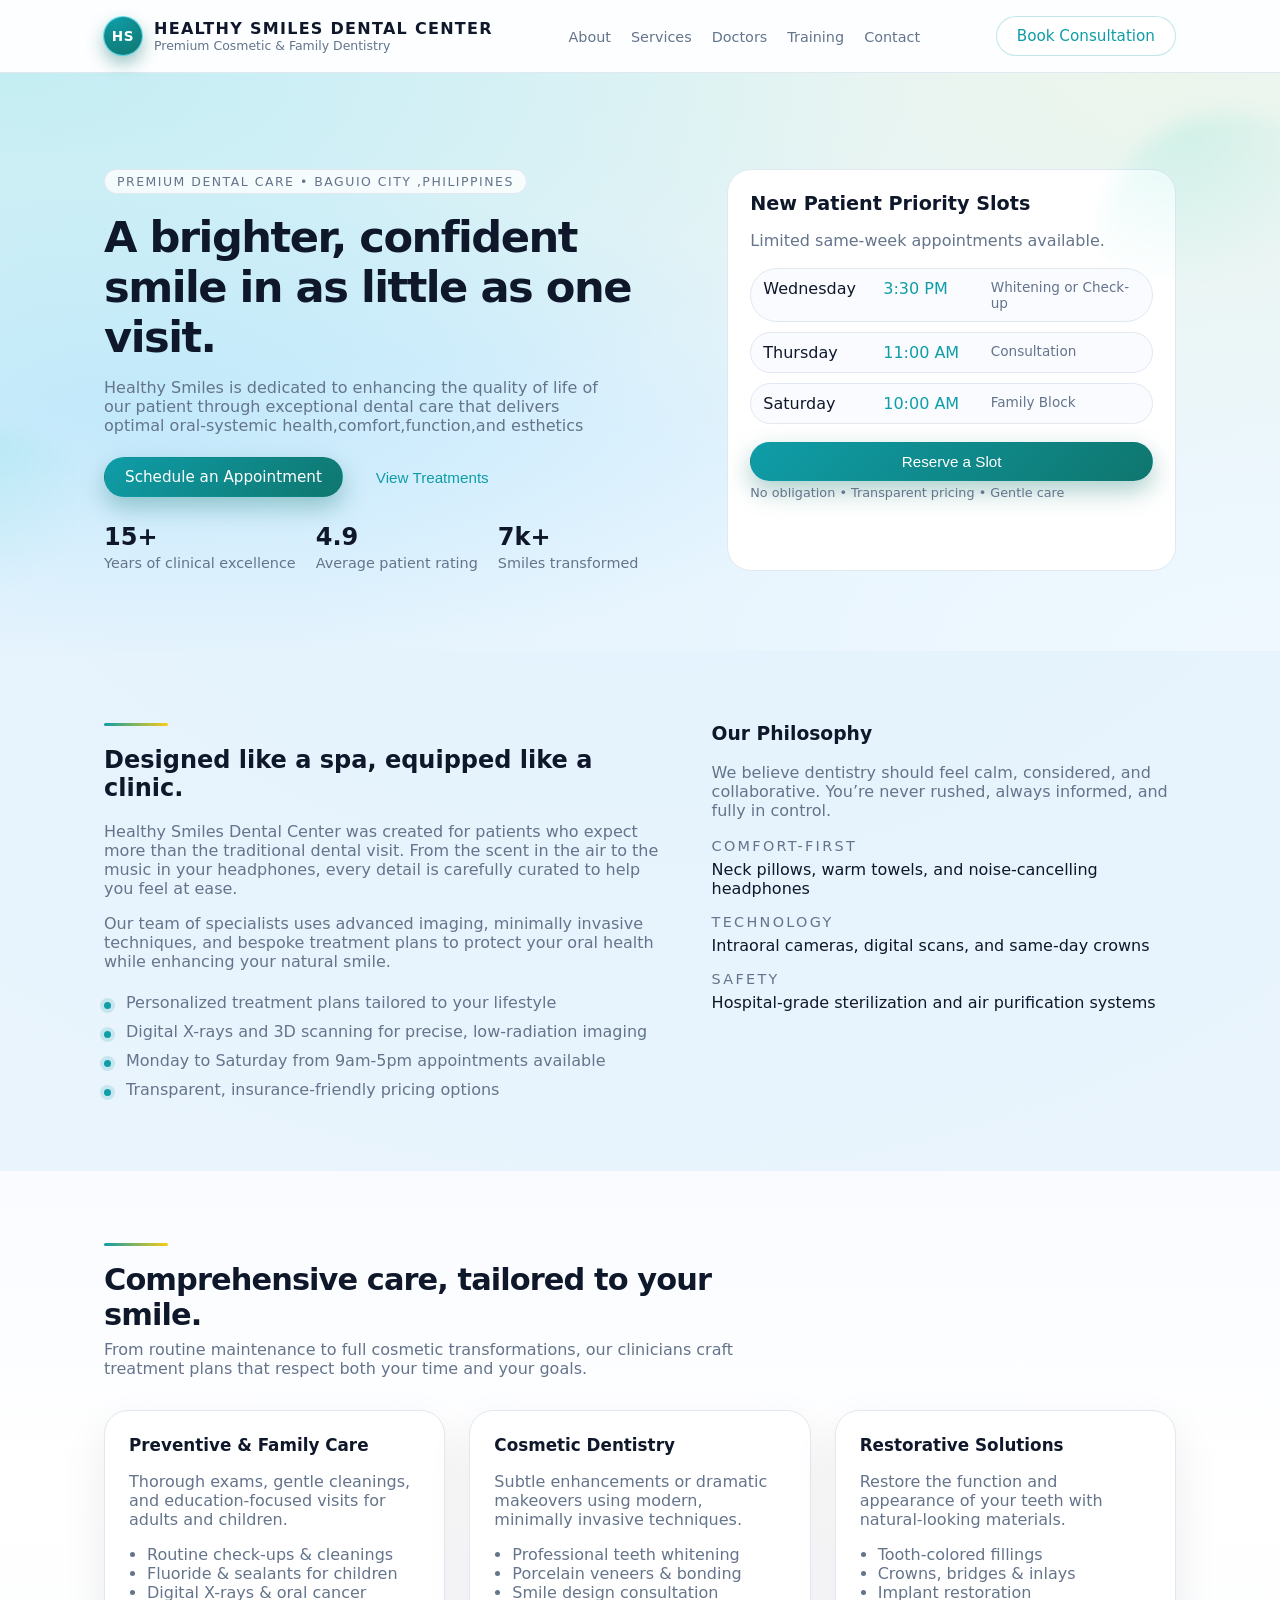
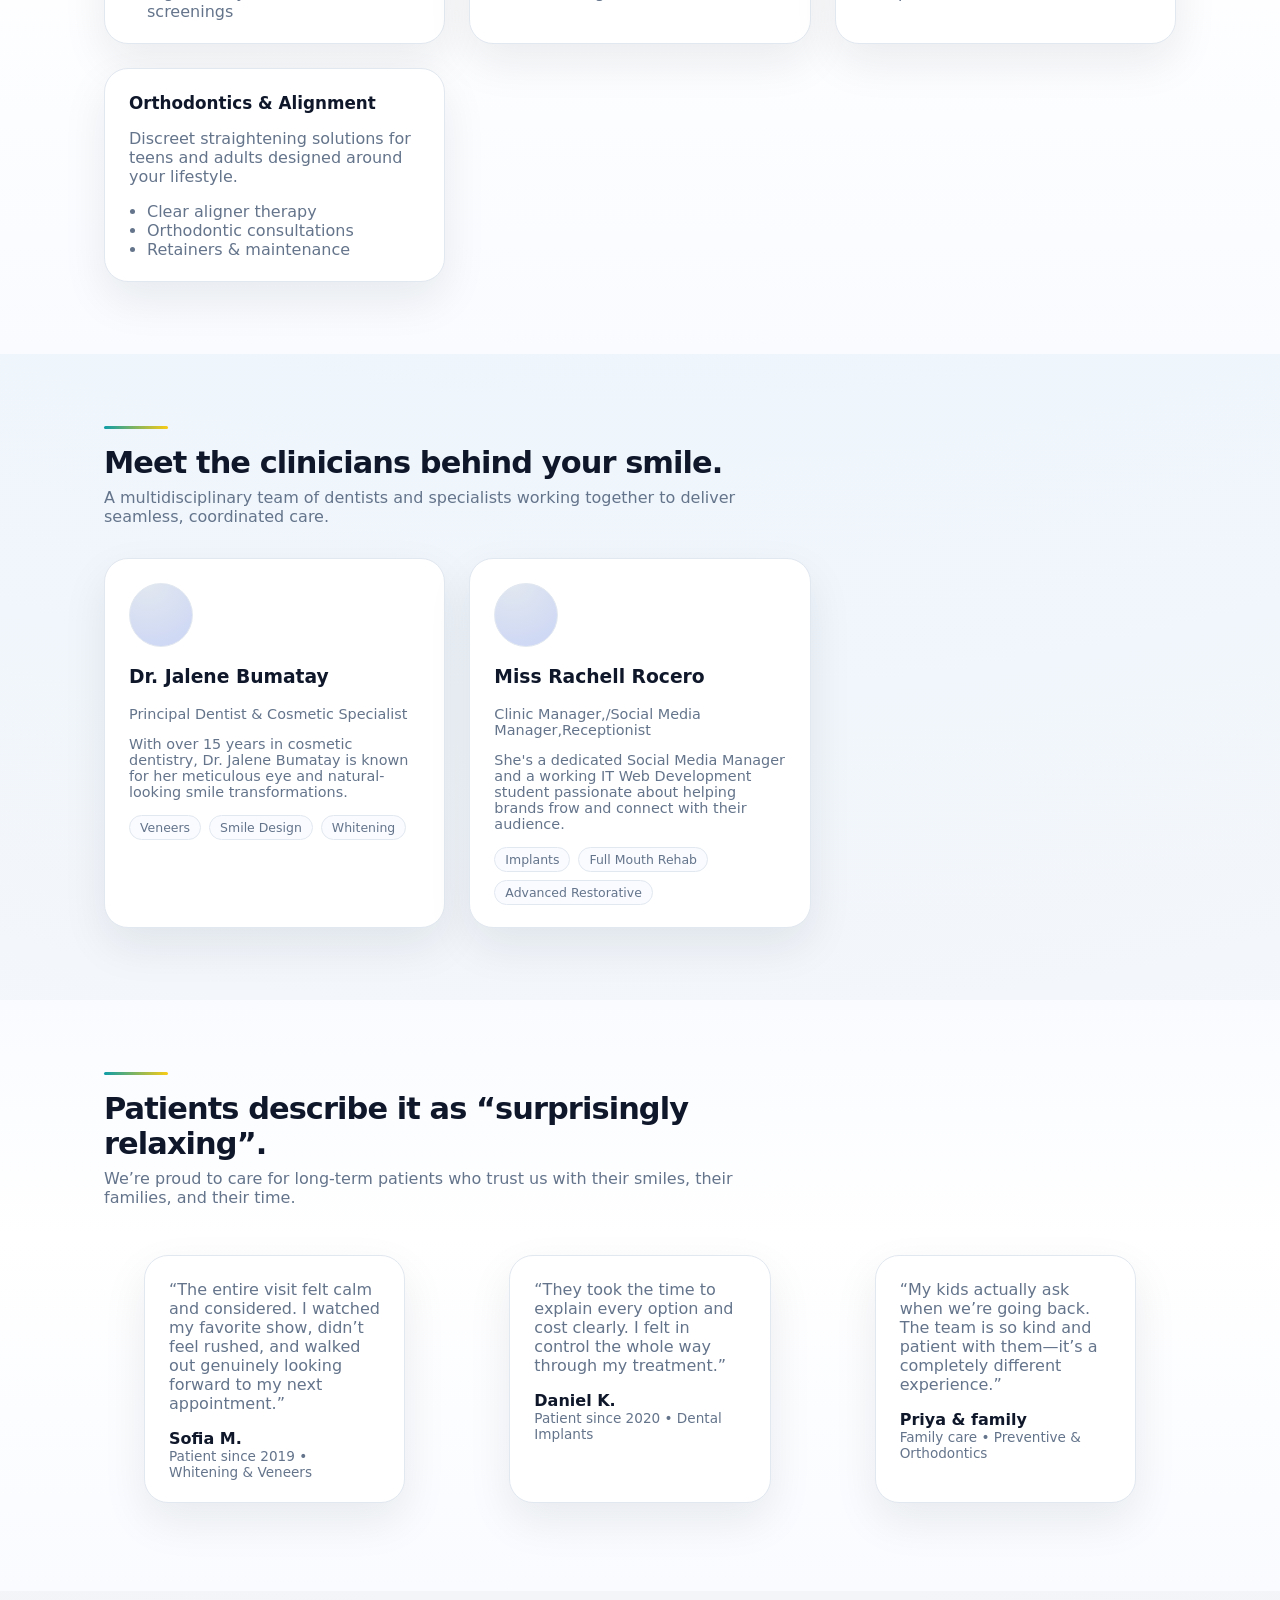
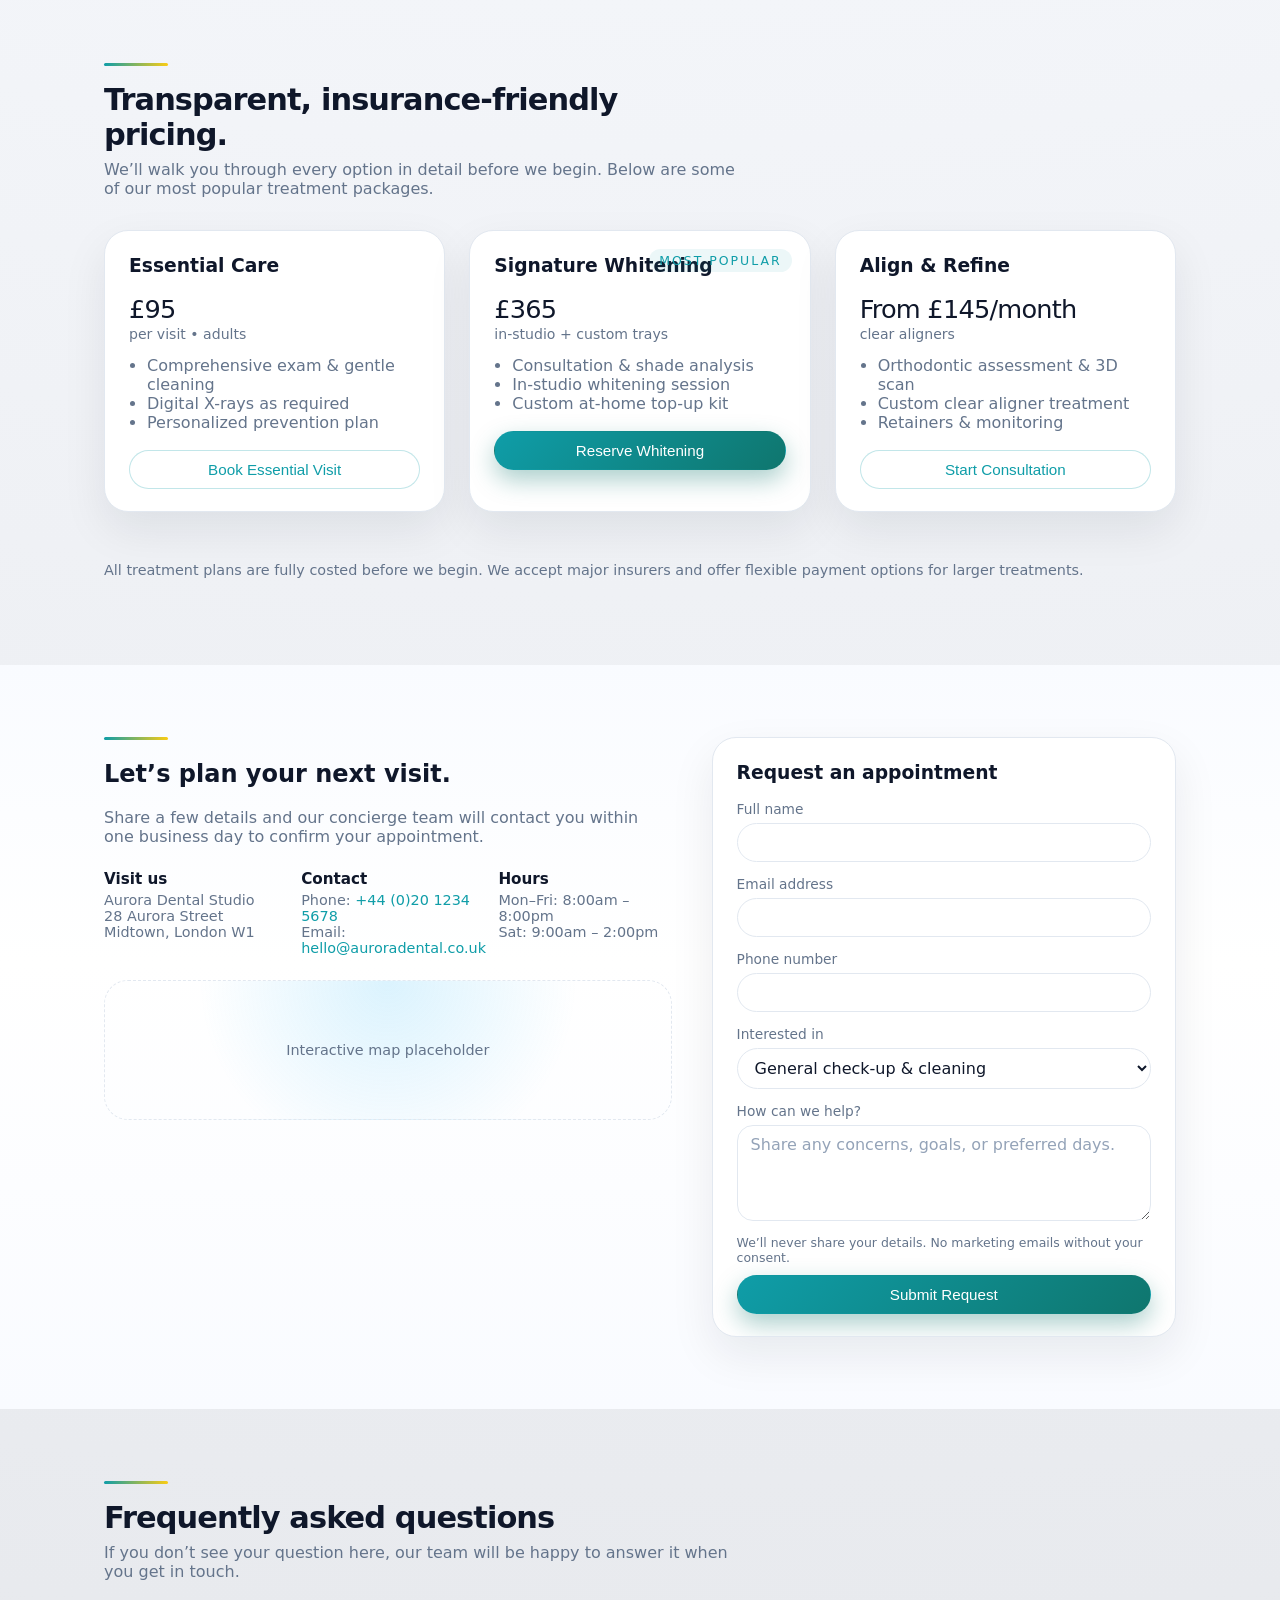
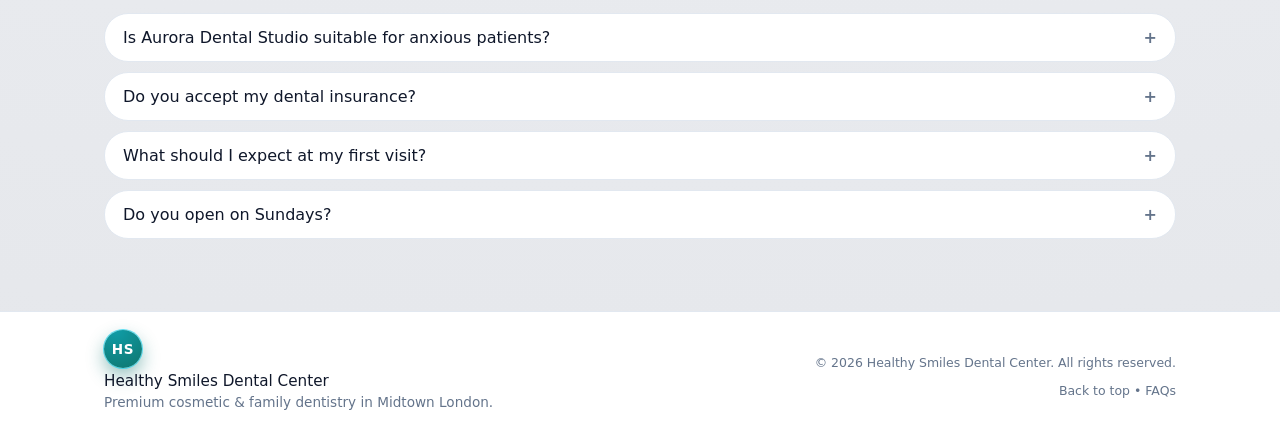
<file: index.html>
<!DOCTYPE html>
<html lang="en">
  <head>
    <meta charset="UTF-8" />
    <meta name="viewport" content="width=device-width, initial-scale=1" />
    <title>Healthy Smiles Dental Center | Premium Dental Care</title>
    <link rel="stylesheet" href="style.css" />
  </head>
  <body>
    <!-- SECTION: Header -->
    <header class="site-header">
      <div class="container header-inner">
        <a href="#hero" class="logo">
          <span class="logo-mark">HS</span>
          <span class="logo-text">
            <span class="logo-title">Healthy Smiles Dental Center</span>
            <span class="logo-subtitle">Premium Cosmetic & Family Dentistry</span>
          </span>
        </a>
        <nav class="main-nav" aria-label="Primary">
          <button class="nav-toggle" aria-expanded="false" aria-label="Toggle navigation">
            <span class="nav-toggle-line"></span>
            <span class="nav-toggle-line"></span>
          </button>
          <ul class="nav-list">
            <li><a href="#about">About</a></li>
            <li><a href="#services">Services</a></li>
            <li><a href="#doctors">Doctors</a></li>
            <li><a href="#training">Training</a></li>
            <li><a href="#contact">Contact</a></li>
          </ul>
        </nav>
        <a href="#contact" class="btn btn-outline header-cta">Book Consultation</a>
      </div>
    </header>

    <main>
      <!-- SECTION: Hero -->
      <section id="hero" class="hero gradient-mesh grain" aria-labelledby="hero-title">
        <div class="floating-shape floating-shape-left" aria-hidden="true"></div>
        <div class="floating-shape floating-shape-right" aria-hidden="true"></div>
        <div class="container hero-inner">
          <div class="hero-content">
            <div class="eyebrow">Premium Dental Care • Baguio City ,Philippines</div>
            <h1 id="hero-title">A brighter, confident smile in as little as one visit.</h1>
            <p class="hero-subtitle">
              Healthy Smiles is dedicated to enhancing the quality of life of our patient through exceptional dental care that delivers 
              optimal oral-systemic health,comfort,function,and esthetics
            </p>
            <div class="hero-actions">
              <a href="#contact" class="btn btn-primary">Schedule an Appointment</a>
              <button class="btn btn-ghost" type="button" data-scroll-target="#services">
                View Treatments
              </button>
            </div>
            <dl class="hero-stats" aria-label="Clinic highlights">
              <div class="stat-item">
                <dt>15+</dt>
                <dd>Years of clinical excellence</dd>
              </div>
              <div class="stat-item">
                <dt>4.9</dt>
                <dd>Average patient rating</dd>
              </div>
              <div class="stat-item">
                <dt>7k+</dt>
                <dd>Smiles transformed</dd>
              </div>
            </dl>
          </div>

          <aside class="hero-card shadow-dramatic" aria-label="Featured appointment times">
            <h2>New Patient Priority Slots</h2>
            <p>Limited same-week appointments available.</p>
            <ul class="availability-list">
              <li>
                <span class="slot-day">Wednesday</span>
                <span class="slot-time">3:30 PM</span>
                <span class="slot-type">Whitening or Check-up</span>
              </li>
              <li>
                <span class="slot-day">Thursday</span>
                <span class="slot-time">11:00 AM</span>
                <span class="slot-type">Consultation</span>
              </li>
              <li>
                <span class="slot-day">Saturday</span>
                <span class="slot-time">10:00 AM</span>
                <span class="slot-type">Family Block</span>
              </li>
            </ul>
            <button class="btn btn-primary btn-full" type="button" data-scroll-target="#contact">
              Reserve a Slot
            </button>
            <p class="hero-note">No obligation • Transparent pricing • Gentle care</p>
          </aside>
        </div>
      </section>

      <!-- SECTION: About -->
      <section id="about" class="section" aria-labelledby="about-title">
        <div class="container section-inner two-column">
          <div class="section-copy">
            <div class="accent-line"></div>
            <h2 id="about-title">Designed like a spa, equipped like a clinic.</h2>
            <p>
              Healthy Smiles Dental Center was created for patients who expect more than the
              traditional dental visit. From the scent in the air to the music in your
              headphones, every detail is carefully curated to help you feel at ease.
            </p>
            <p>
              Our team of specialists uses advanced imaging, minimally invasive
              techniques, and bespoke treatment plans to protect your oral health while
              enhancing your natural smile.
            </p>
            <ul class="checklist" aria-label="Why patients choose Healthy Smiles Dental Center">
              <li>Personalized treatment plans tailored to your lifestyle</li>
              <li>Digital X-rays and 3D scanning for precise, low-radiation imaging</li>
              <li>Monday to Saturday from 9am-5pm appointments available</li>
              <li>Transparent, insurance-friendly pricing options</li>
            </ul>
          </div>
          <div class="about-highlight">
            <div class="about-card gradient-border shadow-soft">
              <h3>Our Philosophy</h3>
              <p>
                We believe dentistry should feel calm, considered, and collaborative.
                You’re never rushed, always informed, and fully in control.
              </p>
              <dl class="about-metrics">
                <div>
                  <dt>Comfort-first</dt>
                  <dd>Neck pillows, warm towels, and noise-cancelling headphones</dd>
                </div>
                <div>
                  <dt>Technology</dt>
                  <dd>Intraoral cameras, digital scans, and same-day crowns</dd>
                </div>
                <div>
                  <dt>Safety</dt>
                  <dd>Hospital-grade sterilization and air purification systems</dd>
                </div>
              </dl>
            </div>
          </div>
        </div>
      </section>

      <!-- SECTION: Services -->
      <section id="services" class="section section-alt" aria-labelledby="services-title">
        <div class="container section-inner">
          <header class="section-header">
            <div class="accent-line"></div>
            <h2 id="services-title">Comprehensive care, tailored to your smile.</h2>
            <p>
              From routine maintenance to full cosmetic transformations, our clinicians
              craft treatment plans that respect both your time and your goals.
            </p>
          </header>

          <div class="card-grid services-grid">
            <article class="card service-card">
              <h3>Preventive &amp; Family Care</h3>
              <p>
                Thorough exams, gentle cleanings, and education-focused visits for
                adults and children.
              </p>
              <ul>
                <li>Routine check-ups &amp; cleanings</li>
                <li>Fluoride &amp; sealants for children</li>
                <li>Digital X-rays &amp; oral cancer screenings</li>
              </ul>
            </article>

            <article class="card service-card">
              <h3>Cosmetic Dentistry</h3>
              <p>
                Subtle enhancements or dramatic makeovers using modern, minimally
                invasive techniques.
              </p>
              <ul>
                <li>Professional teeth whitening</li>
                <li>Porcelain veneers &amp; bonding</li>
                <li>Smile design consultation</li>
              </ul>
            </article>

            <article class="card service-card">
              <h3>Restorative Solutions</h3>
              <p>
                Restore the function and appearance of your teeth with natural-looking
                materials.
              </p>
              <ul>
                <li>Tooth-colored fillings</li>
                <li>Crowns, bridges &amp; inlays</li>
                <li>Implant restoration</li>
              </ul>
            </article>

            <article class="card service-card">
              <h3>Orthodontics &amp; Alignment</h3>
              <p>
                Discreet straightening solutions for teens and adults designed around
                your lifestyle.
              </p>
              <ul>
                <li>Clear aligner therapy</li>
                <li>Orthodontic consultations</li>
                <li>Retainers &amp; maintenance</li>
              </ul>
            </article>
          </div>
        </div>
      </section>

      <!-- SECTION: Doctors / Team -->
      <section id="doctors" class="section" aria-labelledby="doctors-title">
        <div class="container section-inner">
          <header class="section-header">
            <div class="accent-line"></div>
            <h2 id="doctors-title">Meet the clinicians behind your smile.</h2>
            <p>
              A multidisciplinary team of dentists and specialists working together to
              deliver seamless, coordinated care.
            </p>
          </header>

          <div class="card-grid team-grid">
            <article class="card team-card">
              <div class="avatar" aria-hidden="true"></div>
              <h3>Dr. Jalene Bumatay</h3>
              <p class="role">Principal Dentist &amp; Cosmetic Specialist</p>
              <p class="bio">
With over 15 years in cosmetic dentistry, Dr. Jalene Bumatay is known for her
                meticulous eye and natural-looking smile transformations.
              </p>
              <ul class="tags">
                <li>Veneers</li>
                <li>Smile Design</li>
                <li>Whitening</li>
              </ul>
            </article>

            <article class="card team-card">
              <div class="avatar" aria-hidden="true"></div>
              <h3>Miss Rachell Rocero</h3>
              <p class="role">Clinic Manager,/Social Media Manager,Receptionist</p>
              <p class="bio">
                She's a dedicated Social Media Manager and a  working IT Web Development student passionate about 
                helping brands frow and connect with their audience.
              </p>
              <ul class="tags">
                <li>Implants</li>
                <li>Full Mouth Rehab</li>
                <li>Advanced Restorative</li>
              </ul>
            </article>

          </div>
        </div>
      </section>

      <!-- SECTION: Testimonials -->
      <section id="testimonials" class="section section-alt" aria-labelledby="testimonials-title">
        <div class="container section-inner">
          <header class="section-header">
            <div class="accent-line"></div>
            <h2 id="testimonials-title">Patients describe it as “surprisingly relaxing”.</h2>
            <p>
              We’re proud to care for long-term patients who trust us with their
              smiles, their families, and their time.
            </p>
          </header>

          <div class="card-grid testimonials-grid">
            <figure class="card testimonial-card">
              <blockquote>
                “The entire visit felt calm and considered. I watched my favorite show,
                didn’t feel rushed, and walked out genuinely looking forward to my next
                appointment.”
              </blockquote>
              <figcaption>
                <span class="name">Sofia M.</span>
                <span class="meta">Patient since 2019 • Whitening &amp; Veneers</span>
              </figcaption>
            </figure>

            <figure class="card testimonial-card">
              <blockquote>
                “They took the time to explain every option and cost clearly. I felt in
                control the whole way through my treatment.”
              </blockquote>
              <figcaption>
                <span class="name">Daniel K.</span>
                <span class="meta">Patient since 2020 • Dental Implants</span>
              </figcaption>
            </figure>

            <figure class="card testimonial-card">
              <blockquote>
                “My kids actually ask when we’re going back. The team is so kind and
                patient with them—it’s a completely different experience.”
              </blockquote>
              <figcaption>
                <span class="name">Priya &amp; family</span>
                <span class="meta">Family care • Preventive &amp; Orthodontics</span>
              </figcaption>
            </figure>
          </div>
        </div>
      </section>

      <!-- SECTION: Pricing / Packages -->
      <section id="pricing" class="section" aria-labelledby="pricing-title">
        <div class="container section-inner">
          <header class="section-header">
            <div class="accent-line"></div>
            <h2 id="pricing-title">Transparent, insurance-friendly pricing.</h2>
            <p>
              We’ll walk you through every option in detail before we begin. Below are
              some of our most popular treatment packages.
            </p>
          </header>

          <div class="card-grid pricing-grid">
            <article class="card pricing-card">
              <h3>Essential Care</h3>
              <p class="price">£95</p>
              <p class="price-caption">per visit • adults</p>
              <ul class="price-list">
                <li>Comprehensive exam &amp; gentle cleaning</li>
                <li>Digital X-rays as required</li>
                <li>Personalized prevention plan</li>
              </ul>
              <button class="btn btn-outline btn-full" type="button" data-scroll-target="#contact">
                Book Essential Visit
              </button>
            </article>

            <article class="card pricing-card pricing-featured gradient-border">
              <div class="badge">Most Popular</div>
              <h3>Signature Whitening</h3>
              <p class="price">£365</p>
              <p class="price-caption">in-studio + custom trays</p>
              <ul class="price-list">
                <li>Consultation &amp; shade analysis</li>
                <li>In-studio whitening session</li>
                <li>Custom at-home top-up kit</li>
              </ul>
              <button class="btn btn-primary btn-full" type="button" data-scroll-target="#contact">
                Reserve Whitening
              </button>
            </article>

            <article class="card pricing-card">
              <h3>Align &amp; Refine</h3>
              <p class="price">From £145/month</p>
              <p class="price-caption">clear aligners</p>
              <ul class="price-list">
                <li>Orthodontic assessment &amp; 3D scan</li>
                <li>Custom clear aligner treatment</li>
                <li>Retainers &amp; monitoring</li>
              </ul>
              <button class="btn btn-outline btn-full" type="button" data-scroll-target="#contact">
                Start Consultation
              </button>
            </article>
          </div>
          <p class="pricing-note">
            All treatment plans are fully costed before we begin. We accept major
            insurers and offer flexible payment options for larger treatments.
          </p>
        </div>
      </section>

      <!-- SECTION: Contact & Location -->
      <section id="contact" class="section section-alt" aria-labelledby="contact-title">
        <div class="container section-inner two-column">
          <div class="section-copy">
            <div class="accent-line"></div>
            <h2 id="contact-title">Let’s plan your next visit.</h2>
            <p>
              Share a few details and our concierge team will contact you within one
              business day to confirm your appointment.
            </p>

            <div class="contact-details">
              <div>
                <h3>Visit us</h3>
                <p>
                  Aurora Dental Studio<br />
                  28 Aurora Street<br />
                  Midtown, London W1
                </p>
              </div>
              <div>
                <h3>Contact</h3>
                <p>
                  Phone: <a href="tel:+442012345678">+44 (0)20 1234 5678</a><br />
                  Email: <a href="mailto:hello@auroradental.co.uk">hello@auroradental.co.uk</a>
                </p>
              </div>
              <div>
                <h3>Hours</h3>
                <p>
                  Mon–Fri: 8:00am – 8:00pm<br />
                  Sat: 9:00am – 2:00pm
                </p>
              </div>
            </div>

            <div class="map-placeholder" role="img" aria-label="Map showing Aurora Dental Studio in Midtown London">
              <span>Interactive map placeholder</span>
            </div>
          </div>

          <div class="contact-form-wrapper card shadow-soft">
            <h3>Request an appointment</h3>
            <form id="contact-form" novalidate>
              <div class="form-row">
                <label for="name">Full name</label>
                <input id="name" name="name" type="text" autocomplete="name" required />
              </div>
              <div class="form-row">
                <label for="email">Email address</label>
                <input id="email" name="email" type="email" autocomplete="email" required />
              </div>
              <div class="form-row">
                <label for="phone">Phone number</label>
                <input id="phone" name="phone" type="tel" autocomplete="tel" />
              </div>
              <div class="form-row">
                <label for="service">Interested in</label>
                <select id="service" name="service">
                  <option value="general">General check-up &amp; cleaning</option>
                  <option value="whitening">Whitening</option>
                  <option value="cosmetic">Cosmetic dentistry</option>
                  <option value="implants">Implants / restorative</option>
                  <option value="aligners">Clear aligners</option>
                  <option value="family">Family &amp; children</option>
                  <option value="other">Other / not sure yet</option>
                </select>
              </div>
              <div class="form-row">
                <label for="message">How can we help?</label>
                <textarea id="message" name="message" rows="4" placeholder="Share any concerns, goals, or preferred days."></textarea>
              </div>
              <div class="form-footer">
                <p class="form-note">We’ll never share your details. No marketing emails without your consent.</p>
                <button class="btn btn-primary btn-full" type="submit">Submit Request</button>
                <p class="form-success" role="status" aria-live="polite" hidden>
                  Thank you. We’ve received your request and will be in touch shortly.
                </p>
              </div>
            </form>
          </div>
        </div>
      </section>

      <!-- SECTION: FAQ -->
      <section id="faq" class="section" aria-labelledby="faq-title">
        <div class="container section-inner">
          <header class="section-header">
            <div class="accent-line"></div>
            <h2 id="faq-title">Frequently asked questions</h2>
            <p>
              If you don’t see your question here, our team will be happy to answer it
              when you get in touch.
            </p>
          </header>

          <div class="faq-list" aria-label="Frequently asked questions">
            <article class="faq-item">
              <button class="faq-question" type="button" aria-expanded="false">
                Is Aurora Dental Studio suitable for anxious patients?
              </button>
              <div class="faq-answer" hidden>
                <p>
                  Yes. Many of our patients have had negative experiences in the past.
                  We offer extra time for appointments, gentle techniques, and a calm
                  environment. You’re welcome to visit for a tour before booking.
                </p>
              </div>
            </article>

            <article class="faq-item">
              <button class="faq-question" type="button" aria-expanded="false">
                Do you accept my dental insurance?
              </button>
              <div class="faq-answer" hidden>
                <p>
                  We work with most major UK insurance providers and can help you
                  understand your benefits before starting treatment. We’ll always
                  discuss costs clearly in advance.
                </p>
              </div>
            </article>

            <article class="faq-item">
              <button class="faq-question" type="button" aria-expanded="false">
                What should I expect at my first visit?
              </button>
              <div class="faq-answer" hidden>
                <p>
                  Your first appointment typically includes a comprehensive exam,
                  digital X-rays if required, and a thorough cleaning. We’ll review your
                  goals, discuss options, and create a personalized plan together.
                </p>
              </div>
            </article>

            <article class="faq-item">
              <button class="faq-question" type="button" aria-expanded="false">
                Do you open on Sundays?
              </button>
              <div class="faq-answer" hidden>
                <p>
                  No.For appointments,we are open from Monday to Saturday from 9am to 5pm
                </p>
              </div>
            </article>
          </div>
        </div>
      </section>
    </main>

    <!-- SECTION: Footer -->
    <footer class="site-footer">
      <div class="container footer-inner">
        <div class="footer-brand">
          <span class="logo-mark">HS</span>
          <span class="footer-name">Healthy Smiles Dental Center</span>
          <p class="footer-tagline">Premium cosmetic &amp; family dentistry in Midtown London.</p>
        </div>
        <div class="footer-meta">
          <p>© <span id="year"></span> Healthy Smiles Dental Center. All rights reserved.</p>
          <p class="footer-links">
            <a href="#hero">Back to top</a>
            <span aria-hidden="true">•</span>
            <a href="#faq">FAQs</a>
          </p>
        </div>
      </div>
    </footer>

    <script src="script.js"></script>
  </body>
</html>
</file>
<file: style.css>
/* SECTION: Design Tokens */
:root {
  /* Colors - clean, bright, teal + yellow on white */
  --color-bg: #f5f7fb;
  --color-bg-alt: #ffffff;
  --color-surface: #ffffff;
  --color-surface-soft: #f9fbff;
  --color-text: #0f172a;
  --color-text-muted: #64748b;
  --color-border: #e2e8f0;
  --color-accent: #0f9da8; /* Teal */
  --color-accent-soft: rgba(15, 157, 168, 0.08);
  --color-accent-strong: #facc15; /* Yellow accent */

  /* Typography */
  --font-sans: "Manrope", system-ui, -apple-system, BlinkMacSystemFont, "Segoe UI",
    sans-serif;
  --font-size-base: 16px;
  --radius-sm: 8px;
  --radius-md: 16px;
  --radius-lg: 24px;

  /* Layout */
  --container-width: 1120px;
  --page-padding-x: 24px;
  --page-padding-y: 40px;

  /* Effects */
  --shadow-soft: 0 18px 45px rgba(15, 23, 42, 0.08);
  --transition-fast: 0.18s ease-out;
  --transition-slow: 0.28s ease-out;

  /* Accent RGB for glows */
  --accent-rgb: 15, 157, 168;
}

/* Global reset-ish */
*,
*::before,
*::after {
  box-sizing: border-box;
}

html,
body {
  margin: 0;
  padding: 0;
}

body {
  min-height: 100vh;
  font-family: var(--font-sans);
  font-size: var(--font-size-base);
  background: radial-gradient(circle at top, #e0f2fe, #f5f7fb 55%, #e5e7eb 100%);
  color: var(--color-text);
  -webkit-font-smoothing: antialiased;
}

a {
  color: inherit;
  text-decoration: none;
}

a:hover {
  text-decoration: underline;
}

img {
  max-width: 100%;
  display: block;
}

/* SECTION: Layout */
.container {
  max-width: var(--container-width);
  margin: 0 auto;
  padding: 0 var(--page-padding-x);
}

.section {
  padding: 72px 0;
}

.section-alt {
  background: linear-gradient(180deg, #f9fbff 0%, #ffffff 40%, #f9fbff 100%);
}

.section-inner {
  display: flex;
  flex-direction: column;
  gap: 32px;
}

.section-header {
  max-width: 640px;
}

.section-header h2 {
  font-size: 1.9rem;
  letter-spacing: -0.03em;
  margin: 16px 0 8px;
}

.section-header p {
  margin: 0;
  color: var(--color-text-muted);
}

.section-copy p {
  color: var(--color-text-muted);
}

.two-column {
  display: grid;
  grid-template-columns: minmax(0, 1.1fr) minmax(0, 0.9fr);
  gap: 40px;
  align-items: flex-start;
}

.card-grid {
  display: grid;
  grid-template-columns: repeat(3, minmax(0, 1fr));
  gap: 24px;
}

.card {
  background: var(--color-surface);
  border-radius: var(--radius-lg);
  border: 1px solid var(--color-border);
  padding: 24px 24px 22px;
  box-shadow: var(--shadow-soft);
  position: relative;
  overflow: hidden;
}

.card::before {
  content: "";
  position: absolute;
  inset: 0;
  background: radial-gradient(circle at top left, rgba(15, 157, 168, 0.08), transparent 60%);
  opacity: 0;
  transition: opacity var(--transition-slow);
  pointer-events: none;
}

.card:hover::before {
  opacity: 1;
}

/* SECTION: Header */
.site-header {
  position: sticky;
  top: 0;
  z-index: 20;
  backdrop-filter: blur(14px);
  background: rgba(255, 255, 255, 0.9);
  border-bottom: 1px solid var(--color-border);
}

.header-inner {
  display: flex;
  align-items: center;
  justify-content: space-between;
  padding: 16px var(--page-padding-x);
  gap: 20px;
}

.logo {
  display: flex;
  align-items: center;
  gap: 12px;
}

.logo-mark {
  width: 38px;
  height: 38px;
  border-radius: 999px;
  background: radial-gradient(circle at 30% 0, #0f9da8, #0f766e);
  display: inline-flex;
  align-items: center;
  justify-content: center;
  font-weight: 700;
  letter-spacing: 0.04em;
  font-size: 0.85rem;
  color: #ffffff;
  box-shadow: 0 0 0 1px rgba(34, 211, 238, 0.7), 0 8px 18px rgba(15, 118, 110, 0.45);
}

.logo-text {
  display: flex;
  flex-direction: column;
}

.logo-title {
  font-size: 1rem;
  font-weight: 600;
  letter-spacing: 0.08em;
  text-transform: uppercase;
}

.logo-subtitle {
  font-size: 0.78rem;
  color: var(--color-text-muted);
}

.main-nav {
  display: flex;
  align-items: center;
  gap: 24px;
}

.nav-list {
  list-style: none;
  display: flex;
  align-items: center;
  gap: 20px;
  margin: 0;
  padding: 0;
}

.nav-list a {
  font-size: 0.9rem;
  color: var(--color-text-muted);
  padding: 6px 0;
  position: relative;
  transition: color var(--transition-fast);
}

.nav-list a::after {
  content: "";
  position: absolute;
  left: 0;
  bottom: -4px;
  width: 0;
  height: 2px;
  border-radius: 999px;
  background: linear-gradient(90deg, var(--color-accent), var(--color-accent-strong));
  transition: width var(--transition-fast);
}

.nav-list a:hover {
  color: var(--color-text);
}

.nav-list a:hover::after {
  width: 100%;
}

.nav-toggle {
  display: none;
  background: transparent;
  border: none;
  padding: 8px;
  border-radius: 999px;
  cursor: pointer;
}

.nav-toggle-line {
  display: block;
  width: 20px;
  height: 2px;
  background: var(--color-text);
  border-radius: 999px;
}

.nav-toggle-line + .nav-toggle-line {
  margin-top: 5px;
}

.header-cta {
  font-size: 0.9rem;
}

/* Buttons */
.btn {
  display: inline-flex;
  align-items: center;
  justify-content: center;
  gap: 8px;
  border-radius: 999px;
  padding: 10px 20px;
  font-size: 0.95rem;
  font-weight: 500;
  border: 1px solid transparent;
  cursor: pointer;
  transition: background var(--transition-fast), color var(--transition-fast),
    border-color var(--transition-fast), transform var(--transition-fast),
    box-shadow var(--transition-fast);
  white-space: nowrap;
}

.btn-primary {
  background: linear-gradient(135deg, var(--color-accent), #0f766e);
  color: #ffffff;
  box-shadow: 0 10px 24px rgba(15, 118, 110, 0.35);
}

.btn-primary:hover {
  transform: translateY(-1px);
  box-shadow: 0 14px 30px rgba(15, 118, 110, 0.45);
}

.btn-outline {
  background: #ffffff;
  color: var(--color-accent);
  border-color: rgba(15, 157, 168, 0.25);
}

.btn-outline:hover {
  border-color: var(--color-accent);
  background: rgba(15, 157, 168, 0.04);
}

.btn-ghost {
  background: transparent;
  border-color: transparent;
  color: var(--color-accent);
}

.btn-ghost:hover {
  color: #0f766e;
  background: rgba(15, 157, 168, 0.04);
}

.btn-full {
  width: 100%;
}

.btn:focus-visible,
.nav-toggle:focus-visible,
.faq-question:focus-visible,
.nav-list a:focus-visible {
  outline: none;
  box-shadow: 0 0 0 3px rgba(15, 157, 168, 0.35);
}

/* SECTION: Hero */
.hero {
  position: relative;
  padding: 96px 0 80px;
  overflow: hidden;
  background: linear-gradient(135deg, #e0f7fa 0%, #ffffff 45%, #fef9c3 100%);
}

.hero-inner {
  display: grid;
  grid-template-columns: minmax(0, 1.3fr) minmax(0, 1fr);
  gap: 40px;
  align-items: stretch;
}

.eyebrow {
  display: inline-flex;
  align-items: center;
  gap: 8px;
  padding: 4px 12px;
  border-radius: 999px;
  border: 1px solid var(--color-border);
  background: rgba(255, 255, 255, 0.8);
  color: var(--color-text-muted);
  font-size: 0.78rem;
  text-transform: uppercase;
  letter-spacing: 0.12em;
}

.hero h1 {
  font-size: clamp(2.15rem, 4vw, 2.7rem);
  letter-spacing: -0.035em;
  margin: 18px 0 16px;
}

.hero-subtitle {
  margin: 0 0 22px;
  color: var(--color-text-muted);
  max-width: 520px;
}

.hero-actions {
  display: flex;
  flex-wrap: wrap;
  gap: 12px;
  margin-bottom: 26px;
}

.hero-stats {
  display: flex;
  flex-wrap: wrap;
  gap: 20px;
  margin: 0;
}

.hero-stats dt {
  font-size: 1.5rem;
  font-weight: 600;
}

.hero-stats dd {
  margin: 4px 0 0;
  color: var(--color-text-muted);
  font-size: 0.9rem;
}

.hero-card {
  border-radius: 24px;
  background: #ffffff;
  border: 1px solid var(--color-border);
  padding: 22px 22px 20px;
}

.hero-card h2 {
  font-size: 1.2rem;
  margin-top: 0;
}

.hero-card p {
  color: var(--color-text-muted);
  margin-top: 4px;
}

.availability-list {
  list-style: none;
  margin: 18px 0 18px;
  padding: 0;
  display: flex;
  flex-direction: column;
  gap: 10px;
}

.availability-list li {
  display: grid;
  grid-template-columns: 0.9fr 0.8fr 1.2fr;
  gap: 8px;
  padding: 10px 12px;
  border-radius: 999px;
  background: #f9fbff;
  border: 1px solid var(--color-border);
}

.slot-day {
  font-weight: 500;
}

.slot-time {
  color: var(--color-accent);
}

.slot-type {
  color: var(--color-text-muted);
  font-size: 0.85rem;
}

.hero-note {
  margin-top: 10px;
  font-size: 0.8rem;
  color: var(--color-text-muted);
}

/* SECTION: About */
.checklist {
  list-style: none;
  padding: 0;
  margin: 22px 0 0;
  display: grid;
  gap: 10px;
}

.checklist li {
  position: relative;
  padding-left: 22px;
  color: var(--color-text-muted);
}

.checklist li::before {
  content: "";
  position: absolute;
  left: 0;
  top: 9px;
  width: 7px;
  height: 7px;
  border-radius: 50%;
  background: var(--color-accent);
  box-shadow: 0 0 0 4px rgba(15, 157, 168, 0.16);
}

.about-highlight {
  display: flex;
}

.about-card {
  width: 100%;
}

.about-card h3 {
  margin-top: 0;
}

.about-card p {
  color: var(--color-text-muted);
}

.about-metrics {
  margin-top: 18px;
  display: grid;
  gap: 16px;
}

.about-metrics dt {
  font-size: 0.9rem;
  text-transform: uppercase;
  letter-spacing: 0.16em;
  color: var(--color-text-muted);
}

.about-metrics dd {
  margin: 6px 0 0;
}

/* SECTION: Services */
.service-card h3 {
  margin-top: 0;
  font-size: 1.05rem;
}

.service-card p {
  color: var(--color-text-muted);
}

.service-card ul {
  margin: 14px 0 0;
  padding-left: 18px;
  color: var(--color-text-muted);
}

/* SECTION: Team */
.team-grid {
  grid-template-columns: repeat(3, minmax(0, 1fr));
}

.team-card {
  text-align: left;
}

.avatar {
  width: 64px;
  height: 64px;
  border-radius: 999px;
  background: radial-gradient(circle at 30% 0, #e2e8f0, #cbd5f5);
  border: 1px solid var(--color-border);
  margin-bottom: 14px;
}

.role {
  margin-top: 2px;
  font-size: 0.9rem;
  color: var(--color-text-muted);
}

.bio {
  margin-top: 10px;
  font-size: 0.9rem;
  color: var(--color-text-muted);
}

.tags {
  list-style: none;
  display: flex;
  flex-wrap: wrap;
  gap: 8px;
  margin: 14px 0 0;
  padding: 0;
}

.tags li {
  padding: 4px 10px;
  border-radius: 999px;
  border: 1px solid var(--color-border);
  font-size: 0.78rem;
  color: var(--color-text-muted);
  background: var(--color-surface-soft);
}

/* SECTION: Testimonials */
.testimonials-grid {
  grid-template-columns: repeat(3, minmax(0, 1fr));
}

.testimonial-card blockquote {
  margin: 0 0 16px;
  color: var(--color-text-muted);
}

.testimonial-card .name {
  font-weight: 600;
}

.testimonial-card .meta {
  display: block;
  font-size: 0.85rem;
  color: var(--color-text-muted);
}

/* SECTION: Pricing */
.pricing-grid {
  grid-template-columns: repeat(3, minmax(0, 1fr));
}

.pricing-card h3 {
  margin-top: 0;
}

.price {
  font-size: 1.6rem;
  letter-spacing: -0.03em;
  margin: 10px 0 2px;
}

.price-caption {
  margin: 0 0 14px;
  font-size: 0.88rem;
  color: var(--color-text-muted);
}

.price-list {
  margin: 0 0 18px;
  padding-left: 18px;
  color: var(--color-text-muted);
}

.pricing-card .badge {
  position: absolute;
  top: 18px;
  right: 18px;
  padding: 4px 10px;
  border-radius: 999px;
  background: var(--color-accent-soft);
  color: var(--color-accent);
  font-size: 0.78rem;
  text-transform: uppercase;
  letter-spacing: 0.16em;
}

.pricing-note {
  margin-top: 18px;
  font-size: 0.9rem;
  color: var(--color-text-muted);
}

/* SECTION: Contact */
.contact-details {
  display: grid;
  grid-template-columns: repeat(3, minmax(0, 1fr));
  gap: 24px;
  margin: 24px 0 24px;
}

.contact-details h3 {
  margin: 0 0 4px;
  font-size: 0.95rem;
}

.contact-details p {
  margin: 0;
  color: var(--color-text-muted);
  font-size: 0.9rem;
}

.contact-details a {
  color: var(--color-accent);
  text-decoration: none;
}

.contact-details a:hover {
  text-decoration: underline;
}

.map-placeholder {
  margin-top: 8px;
  border-radius: var(--radius-lg);
  border: 1px dashed var(--color-border);
  padding: 16px;
  color: var(--color-text-muted);
  font-size: 0.9rem;
  display: flex;
  align-items: center;
  justify-content: center;
  min-height: 140px;
  background: radial-gradient(circle at top, rgba(56, 189, 248, 0.18), transparent 60%);
}

/* SECTION: Form Styles */
.contact-form-wrapper {
  align-self: stretch;
}

.contact-form-wrapper h3 {
  margin-top: 0;
}

form {
  margin-top: 12px;
}

.form-row {
  display: flex;
  flex-direction: column;
  gap: 6px;
  margin-bottom: 14px;
}

label {
  font-size: 0.86rem;
  color: var(--color-text-muted);
}

input,
select,
textarea {
  background: #ffffff;
  border-radius: 999px;
  border: 1px solid var(--color-border);
  padding: 9px 13px;
  color: var(--color-text);
  font: inherit;
  transition: border-color var(--transition-fast), box-shadow var(--transition-fast),
    background var(--transition-fast);
}

textarea {
  border-radius: 16px;
  resize: vertical;
}

input::placeholder,
textarea::placeholder {
  color: #94a3b8;
}

input:focus-visible,
select:focus-visible,
textarea:focus-visible {
  outline: none;
  border-color: var(--color-accent);
  box-shadow: 0 0 0 1px rgba(148, 163, 184, 0.8), 0 0 0 3px rgba(15, 157, 168, 0.35);
}

.form-footer {
  margin-top: 6px;
}

.form-note {
  font-size: 0.78rem;
  color: var(--color-text-muted);
  margin: 0 0 10px;
}

.form-success {
  margin-top: 8px;
  font-size: 0.86rem;
  color: #16a34a;
}

/* SECTION: FAQ */
.faq-list {
  display: grid;
  gap: 10px;
}

.faq-item {
  border-radius: var(--radius-lg);
  border: 1px solid var(--color-border);
  background: #ffffff;
  overflow: hidden;
}

.faq-question {
  width: 100%;
  text-align: left;
  padding: 14px 18px;
  background: transparent;
  border: none;
  color: var(--color-text);
  font: inherit;
  cursor: pointer;
  display: flex;
  align-items: center;
  justify-content: space-between;
  gap: 14px;
}

.faq-question::after {
  content: "+";
  font-weight: 600;
  color: var(--color-text-muted);
  transition: transform var(--transition-fast), color var(--transition-fast);
}

.faq-item.open .faq-question::after {
  transform: rotate(45deg);
  color: var(--color-accent);
}

.faq-answer {
  padding: 0 18px 14px;
  color: var(--color-text-muted);
  font-size: 0.94rem;
}

/* SECTION: Footer */
.site-footer {
  border-top: 1px solid var(--color-border);
  background: #ffffff;
}

.footer-inner {
  display: flex;
  justify-content: space-between;
  align-items: center;
  padding: 18px var(--page-padding-x) 24px;
  gap: 20px;
}

.footer-brand {
  display: flex;
  flex-direction: column;
  gap: 4px;
}

.footer-name {
  font-size: 0.95rem;
  font-weight: 500;
}

.footer-tagline {
  margin: 0;
  font-size: 0.85rem;
  color: var(--color-text-muted);
}

.footer-meta {
  text-align: right;
  font-size: 0.78rem;
  color: var(--color-text-muted);
}

.footer-links {
  margin: 4px 0 0;
}

.footer-links a {
  color: var(--color-text-muted);
}

.footer-links a:hover {
  color: var(--color-text);
}

/* Decorative & visual effects */
.gradient-mesh {
  background:
    radial-gradient(at 0% 0%, rgba(45, 212, 191, 0.18) 0px, transparent 50%),
    radial-gradient(at 90% 0%, rgba(250, 250, 210, 0.4) 0px, transparent 55%),
    radial-gradient(at 10% 60%, rgba(56, 189, 248, 0.18) 0px, transparent 50%),
    radial-gradient(at 100% 100%, rgba(240, 249, 255, 0.9) 0px, transparent 55%);
}

.grain::before {
  content: "";
  position: absolute;
  inset: 0;
  background-image: url("data:image/svg+xml,%3Csvg viewBox='0 0 400 400' xmlns='http://www.w3.org/2000/svg'%3E%3Cfilter id='n'%3E%3CfeTurbulence type='fractalNoise' baseFrequency='0.9' numOctaves='3'/%3E%3C/filter%3E%3Crect width='100%25' height='100%25' filter='url(%23n)'/%3E%3C/svg%3E");
  opacity: 0.03;
  pointer-events: none;
  mix-blend-mode: soft-light;
}

.floating-shape {
  position: absolute;
  width: 260px;
  height: 260px;
  border-radius: 999px;
  background: radial-gradient(circle at 30% 0, rgba(45, 212, 191, 0.5), transparent 55%);
  filter: blur(10px);
  opacity: 0.3;
  animation: float 9s ease-in-out infinite;
}

.floating-shape-right {
  right: -80px;
  top: 40px;
}

.floating-shape-left {
  left: -140px;
  bottom: -40px;
  animation-delay: -3s;
}

.accent-line {
  width: 64px;
  height: 3px;
  border-radius: 999px;
  background: linear-gradient(90deg, var(--color-accent), var(--color-accent-strong));
}

@keyframes float {
  0%,
  100% {
    transform: translateY(0);
  }
  50% {
    transform: translateY(-18px);
  }
}

/* Responsive */
@media (max-width: 960px) {
  .hero-inner {
    grid-template-columns: minmax(0, 1.2fr) minmax(0, 0.9fr);
  }

  .two-column {
    grid-template-columns: minmax(0, 1.1fr) minmax(0, 0.9fr);
  }

  .card-grid,
  .team-grid,
  .testimonials-grid,
  .pricing-grid {
    grid-template-columns: repeat(2, minmax(0, 1fr));
  }

  .contact-details {
    grid-template-columns: repeat(2, minmax(0, 1fr));
  }
}

@media (max-width: 768px) {
  .header-inner {
    padding-inline: var(--page-padding-x);
  }

  .nav-toggle {
    display: inline-flex;
  }

  .nav-list {
    position: absolute;
    top: 100%;
    right: 0;
    left: 0;
    padding: 10px var(--page-padding-x) 12px;
    background: #ffffff;
    border-bottom: 1px solid var(--color-border);
    flex-direction: column;
    align-items: flex-start;
    gap: 8px;
    transform-origin: top;
    transform: scaleY(0.85);
    opacity: 0;
    pointer-events: none;
    transition: opacity var(--transition-fast), transform var(--transition-fast);
  }

  .main-nav.open .nav-list {
    opacity: 1;
    transform: scaleY(1);
    pointer-events: auto;
  }

  .header-cta {
    display: none;
  }

  .hero {
    padding-top: 80px;
  }

  .hero-inner {
    grid-template-columns: minmax(0, 1fr);
  }

  .hero-card {
    order: -1;
  }

  .availability-list li {
    grid-template-columns: 1.1fr 0.9fr;
    grid-template-rows: auto auto;
  }

  .slot-type {
    grid-column: 1 / -1;
  }

  .two-column {
    grid-template-columns: minmax(0, 1fr);
  }

  .card-grid,
  .team-grid,
  .testimonials-grid,
  .pricing-grid {
    grid-template-columns: minmax(0, 1fr);
  }

  .contact-details {
    grid-template-columns: minmax(0, 1fr);
  }

  .footer-inner {
    flex-direction: column;
    align-items: flex-start;
  }

  .footer-meta {
    text-align: left;
  }
}

@media (max-width: 480px) {
  .section {
    padding: 56px 0;
  }

  .header-inner {
    gap: 12px;
  }

  .hero-actions {
    flex-direction: column;
    align-items: stretch;
  }

  .btn {
    width: 100%;
  }

  .site-footer {
    padding-bottom: 10px;
  }
}
</file>
